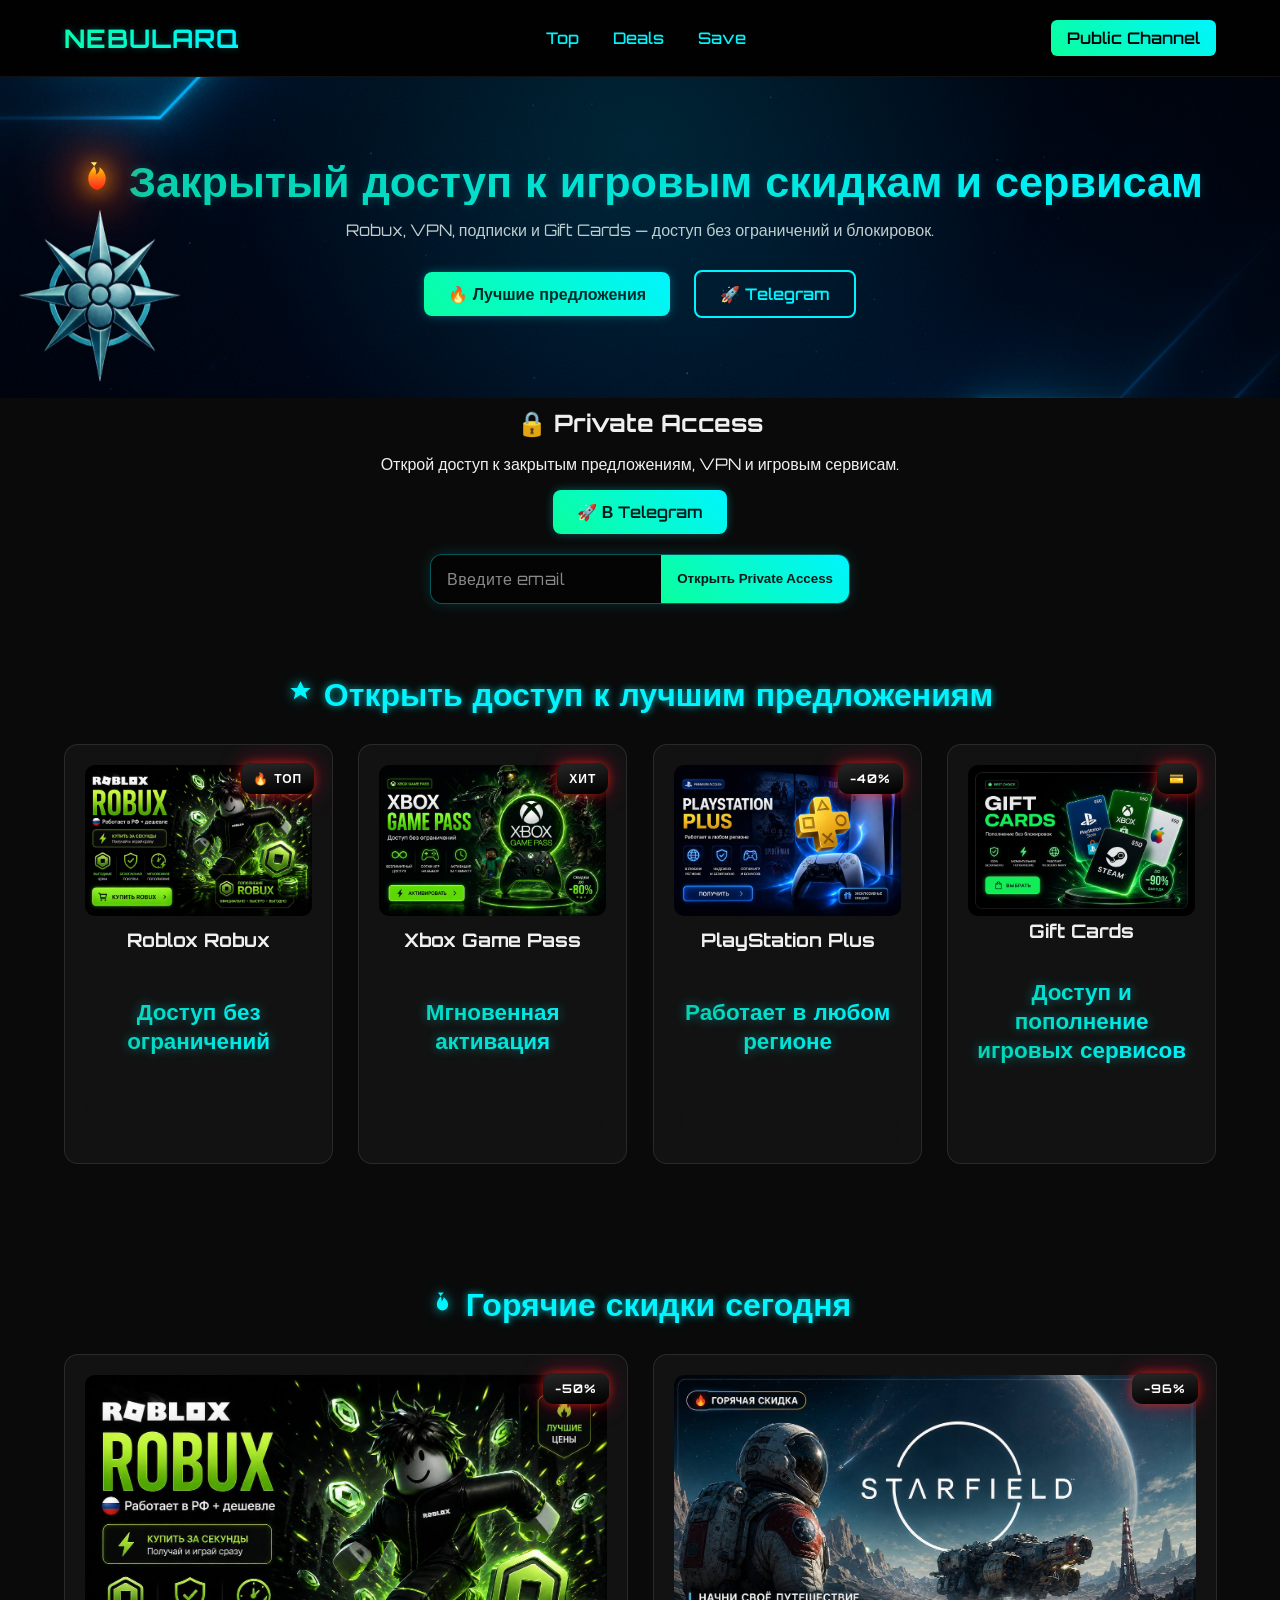
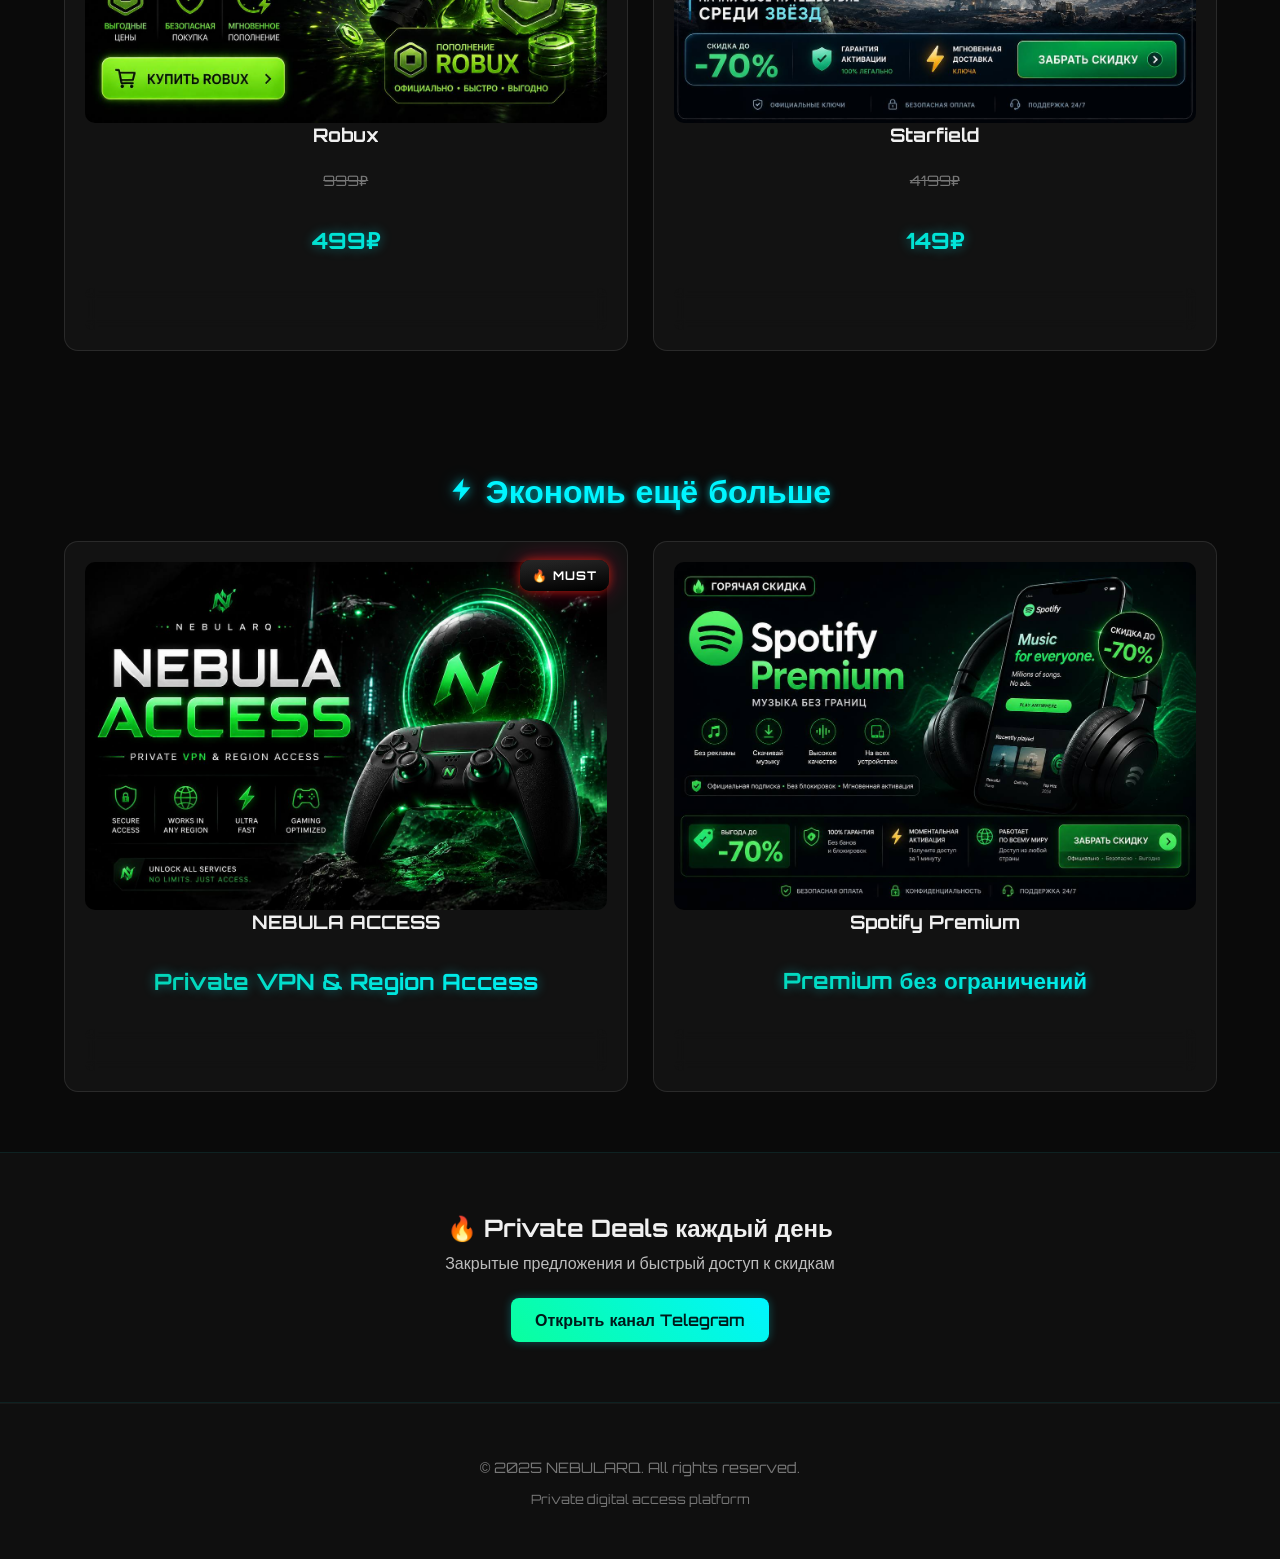
<file: index.html>
<!DOCTYPE html>
<html lang="ru">

<head>

    <meta charset="UTF-8">

    <!-- ✅ ВАЖНО ДЛЯ iPHONE -->
    <meta name="viewport" content="width=device-width, initial-scale=1.0, viewport-fit=cover">

    <title>Nebularq — Игровые скидки до 90%</title>

    <meta name="description" content="Private gaming deals, Robux, VPN, subscriptions and premium access.">

    <link rel="stylesheet" href="style.css?v=7">

    <link href="https://fonts.googleapis.com/css2?family=Orbitron:wght@500;700&display=swap" rel="stylesheet">

    <link rel="icon" href="assets/favicon.png">

</head>

<body>

    <!-- =========================
         NAVBAR
    ========================== -->
    <header class="navbar">


        <div class="logo">
            NEBULARQ
        </div>

        <nav class="nav-links">

            <a href="#featured">Top</a>
            <a href="#top-deals">Deals</a>
            <a href="#save">Save</a>

        </nav>

        <a href="https://t.me/nebularq" class="telegram-btn" target="_blank" rel="noopener noreferrer">

            Public Channel

        </a>

    </header>


    <!-- =========================
         HERO
    ========================== -->
    <section class="hero">

        <div class="hero-decoration">

            <img src="assets/Futuristic_cyan_star_emblem-removebg-preview.png" alt="Nebularq decoration">

        </div>

        <h1 class="hero-title">

            <span class="fire">

                <svg viewBox="0 0 64 64" width="40" height="40" aria-hidden="true">

                    <defs>

                        <linearGradient id="fireGradient" x1="0%" y1="0%" x2="0%" y2="100%">

                            <stop offset="0%" stop-color="#fff176" />
                            <stop offset="40%" stop-color="#ff9800" />
                            <stop offset="70%" stop-color="#ff5722" />
                            <stop offset="100%" stop-color="#ff2d00" />

                        </linearGradient>

                    </defs>

                    <path
                        d="M32 2C28 10 18 16 18 28c0 10 7 18 14 18s14-8 14-18c0-8-5-14-10-18 1 6-2 10-6 12 2-8-2-14-8-20z" />

                </svg>

                <span class="sparks">

                    <span></span>
                    <span></span>
                    <span></span>

                </span>

            </span>

            <span class="title-text">
                Закрытый доступ к игровым скидкам и сервисам
            </span>

        </h1>

        <p class="hero-sub">

            Robux, VPN, подписки и Gift Cards —
            доступ без ограничений и блокировок.

        </p>

        <div class="hero-buttons">

            <a href="#featured" class="btn-primary">

                🔥 Лучшие предложения

            </a>

            <a href="https://t.me/nebularq" class="btn-secondary" target="_blank" rel="noopener noreferrer">

                🚀 Telegram

            </a>

        </div>

    </section>


    <!-- =========================
         LEAD CAPTURE
    ========================== -->
    <section class="lead-capture reveal">

        <h2>🔒 Private Access</h2>

        <p>
            Открой доступ к закрытым предложениям,
            VPN и игровым сервисам.
        </p>

        <div class="lead-buttons">

            <a href="https://t.me/nebularq" class="btn-primary track" target="_blank" rel="noopener noreferrer">

                🚀 В Telegram

            </a>

            <form id="emailForm" class="email-form">

                <div class="email-wrapper">

                    <input type="email" id="emailInput" placeholder="Введите email" autocomplete="email" required>

                    <button type="submit">
                        Открыть Private Access
                    </button>

                </div>

            </form>

        </div>

    </section>


    <!-- =========================
         FEATURED
    ========================== -->
    <section id="featured" class="deals">

        <h2 class="section-title">

            <span class="title-icon">

                <svg viewBox="0 0 24 24" width="22" height="22" aria-hidden="true">

                    <path d="M12 2L15 8H21L16.5 12L18 18L12 14L6 18L7.5 12L3 8H9L12 2Z" />

                </svg>
            </span>
            Открыть доступ к лучшим предложениям

        </h2>

        <div class="grid-cards">

            <!-- ROBUX -->
            <article class="deal-card reveal">
                <span class="gradient-border"></span>

                <img src="assets/roblox.jpg" alt="Roblox Robux">

                <span class="badge">
                    🔥 ТОП
                </span>

                <h3>Roblox Robux</h3>

                <p class="new-price">
                    Доступ без ограничений
                </p>

                <a href="/r.html?offer=roblox" class="buy-btn track">

                    Получить доступ

                </a>

            </article>


            <!-- XBOX -->
            <article class="deal-card reveal">
                <span class="gradient-border"></span>

                <img src="assets/xbox.jpg" alt="Xbox Game Pass">

                <span class="badge">
                    ХИТ
                </span>

                <h3>Xbox Game Pass</h3>

                <p class="new-price">
                    Мгновенная активация
                </p>

                <a href="/r.html?offer=xbox" class="buy-btn track">

                    Активировать

                </a>

            </article>


            <!-- PLAYSTATION -->
            <article class="deal-card reveal">
                <span class="gradient-border"></span>

                <img src="assets/ps.jpg" alt="PlayStation Plus">

                <span class="badge">
                    -40%
                </span>

                <h3>PlayStation Plus</h3>

                <p class="new-price">
                    Работает в любом регионе
                </p>

                <a href="/r.html?offer=ps" class="buy-btn track">

                    Получить

                </a>

            </article>


            <!-- GIFTCARDS -->
            <article class="deal-card reveal">
                <span class="gradient-border"></span>

                <img src="assets/giftcard.jpg" alt="Gift Cards">

                <span class="badge">
                    💳
                </span>

                <h3>Gift Cards</h3>

                <p class="new-price">
                    Доступ и пополнение игровых сервисов
                </p>

                <a href="/r.html?offer=giftcards" class="buy-btn track">

                    Выбрать

                </a>

            </article>

        </div>

    </section>


    <!-- =========================
         HOT DEALS
    ========================== -->
    <section id="top-deals" class="deals">

        <h2 class="section-title">

            <span class="title-icon">

                <svg viewBox="0 0 24 24" width="22" height="22" aria-hidden="true">

                    <path d="M13 3C11 6 7 9 7 14a5 5 0 0 0 10 0c0-3-2-5-4-7 0 2-1 3-2 4 1-3-1-5-3-8z" />

                </svg>

            </span>

            Горячие скидки сегодня

        </h2>

        <div class="grid-cards">

            <article class="deal-card reveal">
                <span class="gradient-border"></span>

                <img src="assets/roblox.jpg" alt="Robux">

                <span class="badge">
                    -50%
                </span>
                <h3>Robux</h3>

                <p class="old-price">
                    999₽
                </p>

                <p class="new-price">
                    499₽
                </p>

                <a href="/r.html?offer=roblox" class="buy-btn track">

                    Открыть предложение

                </a>

            </article>


            <article class="deal-card reveal">
                <span class="gradient-border"></span>

                <img src="assets/starfield.jpg" alt="Starfield">

                <span class="badge">
                    -96%
                </span>

                <h3>Starfield</h3>

                <p class="old-price">
                    4199₽
                </p>

                <p class="new-price">
                    149₽
                </p>

                <a href="/r.html?offer=giftcards" class="buy-btn track">

                    Получить доступ

                </a>

            </article>

        </div>

    </section>


    <!-- =========================
         SAVE MORE
    ========================== -->
    <section id="save" class="deals">

        <h2 class="section-title">

            <span class="title-icon">

                <svg viewBox="0 0 24 24" width="22" height="22" aria-hidden="true">

                    <path d="M13 2L3 14h7l-1 8 10-12h-7l1-8z" />

                </svg>

            </span>

            Экономь ещё больше

        </h2>

        <div class="grid-cards">

            <!-- VPN -->
            <article class="deal-card reveal">
                <span class="gradient-border"></span>

                <img src="assets/vpn nebula access.jpg" alt="Nebula Access VPN">

                <span class="badge">
                    🔥 MUST
                </span>

                <h3>NEBULA ACCESS</h3>

                <p class="new-price">
                    Private VPN & Region Access
                </p>

                <a href="/r.html?offer=vpn" class="buy-btn track">

                    Открыть доступ

                </a>

            </article>


            <!-- SPOTIFY -->
            <article class="deal-card reveal">
                <span class="gradient-border"></span>

                <img src="assets/spotify.jpg" alt="Spotify Premium">

                <h3>Spotify Premium</h3>

                <p class="new-price">
                    Premium без ограничений
                </p>

                <a href="/r.html?offer=spotify" class="buy-btn track">

                    Перейти

                </a>

            </article>

        </div>

    </section>


    <!-- =========================
         TELEGRAM PROMO
    ========================== -->
    <section class="telegram-promo">

        <h2>
            🔥 Private Deals каждый день
        </h2>

        <p>
            Закрытые предложения и быстрый доступ к скидкам
        </p>

        <a href="https://t.me/nebularq" class="btn-primary" target="_blank" rel="noopener noreferrer">

            Открыть канал Telegram

        </a>

    </section>


    <!-- =========================
         FLASH DEAL
    ========================== -->
    <aside class="flash-deal hidden">

        <button class="close-btn" aria-label="Закрыть">

            ×

        </button>

        <h3>⚡ ДОСТУП ОТКРЫТ</h3>

        <p>
            Private VPN Access
            для обхода ограничений
        </p>

        <a href="/r.html?offer=vpn" class="btn-primary track">

            Получить доступ

        </a>

    </aside>


    <!-- =========================
         FOOTER
    ========================== -->
    <footer class="footer">

        <p>
            © 2025 NEBULARQ.
            All rights reserved.
        </p>

        <p class="disclaimer">
            Private digital access platform
        </p>

    </footer>


    <script src="script.js?v=7"></script>

</body>

</html>
</file>
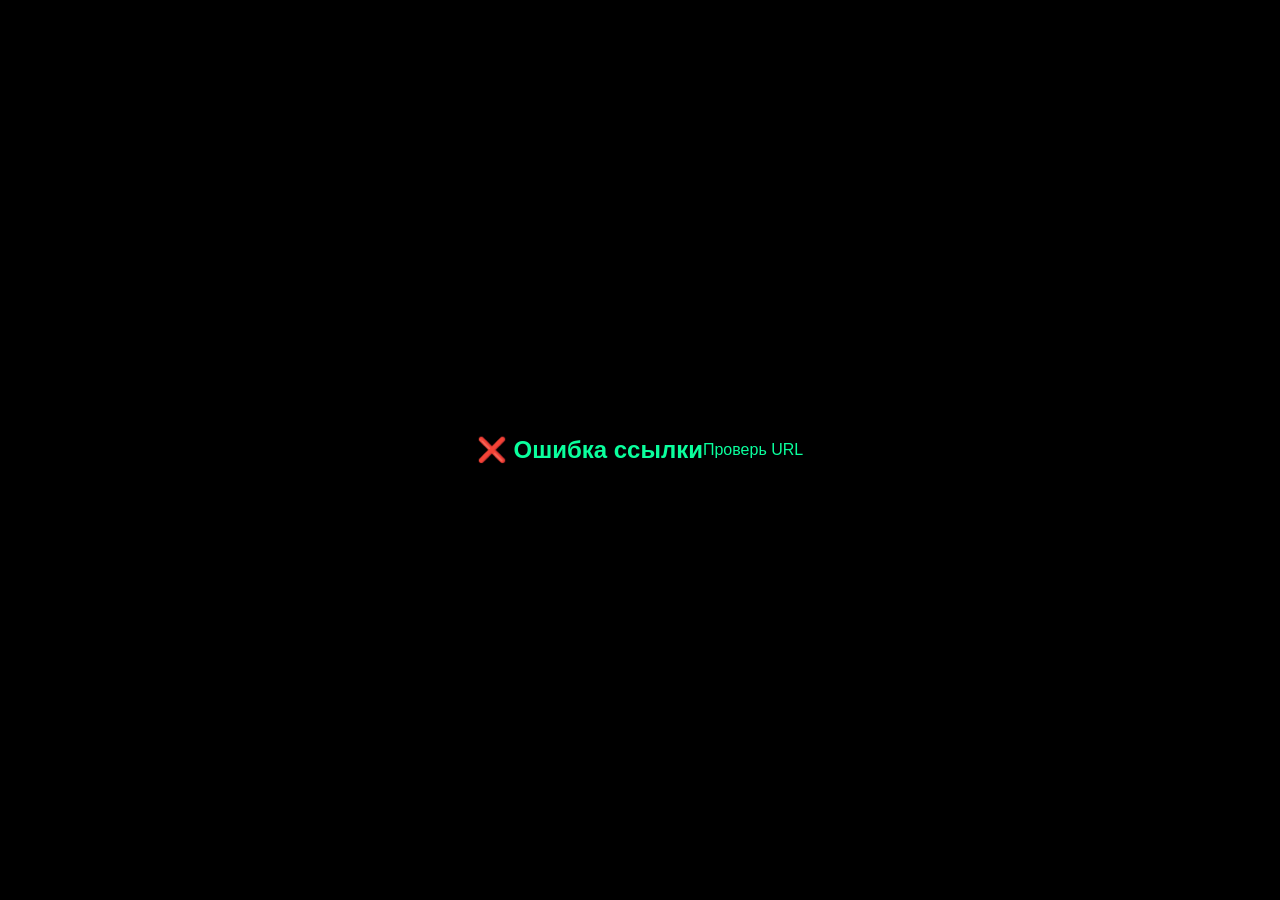
<file: r.html>
<!DOCTYPE html>
<html lang="ru">

<head>
    <meta charset="UTF-8">
    <title>Redirecting...</title>

    <meta name="viewport" content="width=device-width, initial-scale=1.0">

    <style>
        body {
            margin: 0;
            background: #000;
            color: #0aff9d;
            display: flex;
            justify-content: center;
            align-items: center;
            height: 100vh;
            font-family: Arial, sans-serif;
            text-align: center;
        }

        .box {
            animation: fade 0.6s ease;
        }

        @keyframes fade {
            from {
                opacity: 0;
                transform: translateY(10px);
            }

            to {
                opacity: 1;
                transform: translateY(0);
            }
        }

        .loader {
            margin-top: 15px;
            font-size: 14px;
            color: #aaa;
        }
    </style>
</head>

<body>

    <div class="box">
        <h2>⏳ Перенаправление...</h2>
        <div class="loader">Проверяем лучшую цену</div>
    </div>

    <script>

        // ===============================
        // 📊 ПОЛУЧАЕМ ПАРАМЕТР
        // ===============================
        const params = new URLSearchParams(window.location.search);
        const offer = params.get('offer');

        // ===============================
        // 💰 ТВОИ ПАРТНЁРСКИЕ ССЫЛКИ (ВСТАВЬ СВОИ!)
        // ===============================
        const offers = {

            roblox: "https://admitad.link/roblox",
            xbox: "https://admitad.link/xbox",
            ps: "https://admitad.link/playstation",
            giftcards: "https://admitad.link/giftcards",
            vpn: "https://admitad.link/vpn",
            temu: "https://admitad.link/temu"

        };

        // ===============================
        // 🧠 ГЕНЕРАЦИЯ SUBID (ОЧЕНЬ ВАЖНО)
        // ===============================
        function generateSubID() {
            return "nbq_" + Date.now();
        }

        // ===============================
        // 📈 ТРЕКИНГ
        // ===============================
        let stats = JSON.parse(localStorage.getItem('nebularq_redirects')) || {};
        stats[offer] = (stats[offer] || 0) + 1;
        localStorage.setItem('nebularq_redirects', JSON.stringify(stats));

        // ===============================
        // 🚀 РЕДИРЕКТ
        // ===============================
        if (offer && offers[offer]) {

            const subid = generateSubID();

            let finalUrl = offers[offer];

            // 👉 если хочешь — добавим subid в ссылку
            if (finalUrl.includes("?")) {
                finalUrl += "&subid=" + subid;
            } else {
                finalUrl += "?subid=" + subid;
            }

            console.log("🚀 Redirect →", finalUrl);

            setTimeout(() => {
                window.location.href = finalUrl;
            }, 400);

        } else {

            document.body.innerHTML = `
        <h2>❌ Ошибка ссылки</h2>
        <p>Проверь URL</p>
    `;
        }

    </script>

</body>

</html>
</file>
<file: style.css>
/* ============================================================
   🧹 REFACTORED style.css — NEBULARQ
   Версия: 7 (чистка и оптимизация)
   Сохраняет визуал 1:1, улучшает поддержку и читаемость.
   ============================================================ */

/* ============================================================
   1.  ПЕРЕМЕННЫЕ :root
   ============================================================ */
:root {
  /* Цвета */
  --color-primary: #00f5ff;
  --color-secondary: #0aff9d;
  --color-bg: #0a0a0a;
  --color-bg-light: #0f0f0f;
  --color-card: #121212;
  --color-text: #f0f0f0;
  --color-text-muted: #777;
  --color-text-light: #ccc;
  --color-white: #fff;
  --color-black: #000;

  /* Градиенты */
  --gradient-cyan: linear-gradient(90deg, #06cea3, #00f5ff);
  --gradient-green-cyan: linear-gradient(45deg, #0aff9d, #00f5ff);
  --gradient-fire: linear-gradient(120deg, #0a0a0a, #000000, #1a1a1a);

  /* Шрифты */
  --font-main: 'Orbitron', sans-serif;

  /* Отступы и размеры */
  --spacing-xs: 4px;
  --spacing-sm: 8px;
  --spacing-md: 12px;
  --spacing-lg: 20px;
  --spacing-xl: 30px;
  --spacing-xxl: 40px;
  --spacing-xxxl: 60px;
  --padding-section: 60px 5%;
  --padding-hero: 80px 5%;
  --padding-card: 20px;

  /* Радиусы */
  --radius-sm: 6px;
  --radius-md: 8px;
  --radius-lg: 12px;
  --radius-xl: 14px;
  --radius-xxl: 16px;

  /* Тени и свечения */
  --shadow-btn: 0 0 10px rgba(0, 245, 255, 0.3);
  --shadow-card: 0 12px 30px rgba(0, 0, 0, 0.75);
  --shadow-glow: 0 0 15px rgba(0, 245, 255, 0.3);
  --shadow-glow-strong: 0 0 25px rgba(0, 245, 255, 0.8);
  --shadow-badge: 0 0 10px rgba(255, 45, 0, 0.6), 0 0 25px rgba(255, 0, 85, 0.4);

  /* Transition */
  --transition: 0.25s ease;
  --transition-slow: 0.4s ease;

  /* Брейкпоинты */
  --breakpoint-tablet: 768px;
  --breakpoint-mobile: 480px;
}

/* ============================================================
   2.  БАЗОВЫЕ СТИЛИ И СБРОС
   ============================================================ */
html,
body {
  overflow-x: hidden;
  width: 100%;
  margin: 0;
  font-family: var(--font-main);
  background: var(--color-bg);
  color: var(--color-text);
}

*,
*::before,
*::after {
  box-sizing: border-box;
}

a {
  text-decoration: none;
  color: var(--color-primary);
  transition: all var(--transition);
}

a:hover {
  color: var(--color-secondary);
  text-shadow: 0 0 8px var(--color-primary);
}

h1,
h2,
h3 {
  margin: 0 0 10px;
}

/* ============================================================
   3.  НАВБАР
   ============================================================ */
.navbar {
  display: flex;
  justify-content: space-between;
  align-items: center;
  padding: 20px 5%;
  background: rgba(0, 0, 0, 0.85);
  border-bottom: 1px solid #111;
}

.logo {
  position: relative;
  font-weight: 700;
  font-size: 1.6rem;
  letter-spacing: 1px;
  background: linear-gradient(90deg, var(--color-secondary), var(--color-primary), var(--color-secondary));
  background-size: 200% auto;
  -webkit-background-clip: text;
  background-clip: text;
  -webkit-text-fill-color: transparent;
  animation: logoFlow 4s linear infinite;
  text-shadow: 0 0 6px rgba(0, 245, 255, 0.3);
  z-index: 2;
}

@keyframes logoFlow {
  0% {
    background-position: 0% center;
  }

  100% {
    background-position: 200% center;
  }
}

.nav-links a {
  margin: 0 15px;
  font-weight: 500;
}

.telegram-btn {
  padding: var(--spacing-sm) 16px;
  background: var(--gradient-green-cyan);
  border-radius: var(--radius-sm);
  color: var(--color-black);
  font-weight: 600;
  text-shadow: 0 0 4px rgba(0, 245, 255, 0.2);
  transition: all var(--transition);
}

.telegram-btn:hover {
  color: var(--color-black);
  text-shadow: 0 0 6px rgba(0, 245, 255, 0.6), 0 0 12px rgba(0, 245, 255, 0.4);
  box-shadow: 0 0 15px rgba(0, 245, 255, 0.6), 0 0 30px rgba(0, 245, 255, 0.4);
  transform: translateY(-2px) scale(1.03);
}

/* ============================================================
   4.  HERO
   ============================================================ */
.hero {
  text-align: center;
  padding: var(--padding-hero);
  background: url('assets/bg-hero.png') center/cover no-repeat;
  position: relative;
}

.hero::after {
  content: '';
  position: absolute;
  inset: 0;
  background: radial-gradient(circle at 50% 20%, rgba(0, 245, 255, 0.12), transparent 60%);
  pointer-events: none;
}

.hero-title {
  font-size: 2.7rem;
  font-weight: 700;
  line-height: 1.1;
  display: flex;
  justify-content: center;
  align-items: center;
  flex-wrap: wrap;
  animation: fadeInUp 1s ease forwards;
  text-shadow: 0 0 10px rgba(0, 245, 255, 0.2);
}

.title-text {
  background: linear-gradient(90deg, #06cea3, #00f5ff, #06cea3);
  background-size: 200% auto;
  -webkit-background-clip: text;
  background-clip: text;
  -webkit-text-fill-color: transparent;
  animation: gradientMove 4s linear infinite;
}

@keyframes gradientMove {
  0% {
    background-position: 0% center;
  }

  100% {
    background-position: 200% center;
  }
}

.hero-sub {
  margin-top: 15px;
  color: var(--color-text-light);
  animation: fadeInUp 1.4s ease forwards;
  max-width: 700px;
  margin-left: auto;
  margin-right: auto;
}

.hero-buttons {
  margin-top: var(--spacing-xl);
}

/* ------ Огонь (fire) ------ */
.fire {
  position: relative;
  display: inline-flex;
  margin-right: var(--spacing-md);
}

.fire svg {
  fill: url(#fireGradient);
  filter: drop-shadow(0 0 10px #ff9800) drop-shadow(0 0 20px #ff5722) drop-shadow(0 0 30px #ff2d00);
  animation: fireUltra 0.6s infinite ease-in-out;
  transform-origin: center;
}

@keyframes fireUltra {
  0% {
    transform: scale(1) rotate(-2deg);
    filter: drop-shadow(0 0 6px #ff9800) drop-shadow(0 0 12px #ff5722) drop-shadow(0 0 18px #ff2d00);
  }

  50% {
    transform: scale(1.25) rotate(2deg);
    filter: drop-shadow(0 0 15px #ff9800) drop-shadow(0 0 25px #ff5722) drop-shadow(0 0 40px #ff2d00);
  }

  100% {
    transform: scale(1.05) rotate(0deg);
    filter: drop-shadow(0 0 8px #ff9800) drop-shadow(0 0 16px #ff5722) drop-shadow(0 0 22px #ff2d00);
  }
}

/* Искры */
.sparks {
  position: absolute;
  top: -5px;
  left: 10px;
  pointer-events: none;
}

.sparks span {
  position: absolute;
  width: 4px;
  height: 4px;
  background: #ffcc00;
  border-radius: 50%;
  opacity: 0;
  animation: sparkFly 1.2s infinite;
  filter: drop-shadow(0 0 4px #ffcc00);
}

.sparks span:nth-child(1) {
  left: 0;
  animation-delay: 0s;
}

.sparks span:nth-child(2) {
  left: 8px;
  animation-delay: 0.3s;
}

.sparks span:nth-child(3) {
  left: 4px;
  animation-delay: 0.6s;
}

@keyframes sparkFly {
  0% {
    transform: translateY(0) scale(1);
    opacity: 1;
  }

  40% {
    transform: translateY(-12px) scale(1.3);
    opacity: 1;
  }

  100% {
    transform: translateY(-30px) scale(0.3);
    opacity: 0;
  }
}

/* Декоративная звезда (только десктоп) */
.hero-decoration {
  position: absolute;
  left: 0;
  bottom: 0;
  width: 200px;
  height: auto;
  z-index: 1;
  pointer-events: none;
  mix-blend-mode: screen;
}

.hero-decoration img {
  width: 100%;
  height: auto;
  display: block;
  animation: starGlow 4s cubic-bezier(0.4, 0, 0.2, 1) infinite;
}

@keyframes starGlow {
  0% {
    filter: drop-shadow(0 0 2px rgba(0, 245, 255, 0.05)) drop-shadow(0 0 4px rgba(0, 245, 255, 0.05)) brightness(0.85);
  }

  6% {
    filter: drop-shadow(0 0 3px rgba(200, 240, 255, 0.12)) drop-shadow(0 0 6px rgba(200, 240, 255, 0.1)) brightness(0.92);
  }

  10% {
    filter: drop-shadow(0 0 5px rgba(220, 250, 255, 0.25)) drop-shadow(0 0 10px rgba(220, 250, 255, 0.18)) brightness(1.02);
  }

  14% {
    filter: drop-shadow(0 0 8px rgba(255, 255, 255, 0.45)) drop-shadow(0 0 14px rgba(220, 255, 255, 0.3)) brightness(1.12);
  }

  22% {
    filter: drop-shadow(0 0 12px rgba(200, 255, 255, 0.35)) drop-shadow(0 0 22px rgba(200, 255, 255, 0.25)) brightness(1.08);
  }

  50% {
    filter: drop-shadow(0 0 25px rgba(0, 245, 255, 0.7)) drop-shadow(0 0 50px rgba(10, 255, 157, 0.5)) brightness(1.1);
  }

  65% {
    filter: drop-shadow(0 0 28px rgba(0, 255, 200, 0.75)) drop-shadow(0 0 55px rgba(10, 255, 157, 0.55)) brightness(1.15);
  }

  75% {
    filter: drop-shadow(0 0 30px rgba(10, 255, 157, 0.9)) drop-shadow(0 0 60px rgba(10, 255, 157, 0.6)) brightness(1.2);
  }

  88% {
    filter: drop-shadow(0 0 10px rgba(0, 245, 255, 0.2)) drop-shadow(0 0 18px rgba(0, 245, 255, 0.15)) brightness(0.95);
  }

  100% {
    filter: drop-shadow(0 0 2px rgba(0, 245, 255, 0.05)) drop-shadow(0 0 4px rgba(0, 245, 255, 0.05)) brightness(0.85);
  }
}

/* ============================================================
   5.  КНОПКИ (общие и модификаторы)
   ============================================================ */
.btn-primary,
.btn-secondary {
  display: inline-flex;
  align-items: center;
  justify-content: center;
  padding: var(--spacing-md) 24px;
  margin: 0 10px;
  border-radius: var(--radius-md);
  font-weight: 600;
}

.btn-primary {
  position: relative;
  overflow: hidden;
  background: var(--gradient-green-cyan);
  color: #001a1a;
  border-radius: var(--radius-md);
  box-shadow: var(--shadow-btn);
  transition: all var(--transition);
  animation: subtlePulse 3s infinite;
}

@keyframes subtlePulse {
  0% {
    transform: scale(1);
  }

  50% {
    transform: scale(1.015);
  }

  100% {
    transform: scale(1);
  }
}

.btn-primary::before {
  content: "";
  position: absolute;
  top: 0;
  left: -100%;
  width: 60%;
  height: 100%;
  background: linear-gradient(120deg, transparent, rgba(255, 255, 255, 0.4), transparent);
  transform: skewX(-20deg);
  animation: shimmerMove 3s infinite;
}

@keyframes shimmerMove {
  0% {
    left: -100%;
  }

  100% {
    left: 150%;
  }
}

.btn-primary:hover {
  transform: translateY(-2px) scale(1.05);
  letter-spacing: 0.5px;
  box-shadow: 0 0 15px var(--color-primary), 0 0 30px rgba(0, 245, 255, 0.8), 0 0 50px rgba(10, 255, 157, 0.6);
  filter: brightness(1.15);
  color: #001a1a;
  text-shadow: 0 0 6px rgba(0, 0, 0, 0.6);
  animation: none;
}

.btn-primary:active {
  transform: scale(0.96);
  box-shadow: 0 0 5px var(--color-primary), inset 0 0 10px rgba(0, 0, 0, 0.4);
}

.btn-secondary {
  border: 2px solid var(--color-primary);
  color: var(--color-primary);
}

/* ----- Кнопки карточек (buy-btn) ----- */
.buy-btn {
  display: inline-block;
  margin-top: var(--spacing-md);
  padding: 10px var(--spacing-lg);
  background: rgba(0, 0, 0, 0.6);
  color: var(--color-primary);
  border: 1px solid rgba(0, 245, 255, 0.5);
  border-radius: var(--radius-md);
  font-weight: 600;
  backdrop-filter: blur(6px);
  -webkit-backdrop-filter: blur(6px);
  box-shadow: 0 0 12px rgba(0, 245, 255, 0.18), 0 0 24px rgba(0, 245, 255, 0.08);
  transition: all var(--transition);
  position: relative;
  overflow: hidden;
}

.buy-btn::after {
  content: "";
  position: absolute;
  inset: 0;
  background: linear-gradient(120deg, transparent, rgba(255, 255, 255, 0.25), transparent);
  opacity: 0;
  transition: 0.4s;
}

.buy-btn:hover {
  background: var(--gradient-green-cyan);
  color: var(--color-black);
  box-shadow: 0 0 10px var(--color-primary), 0 0 20px rgba(0, 245, 255, 0.6);
}

.buy-btn:hover::after {
  opacity: 1;
  animation: shineBtn 1.2s;
}

@keyframes shineBtn {
  from {
    transform: translateX(-100%);
  }

  to {
    transform: translateX(200%);
  }
}

.buy-btn:focus {
  outline: none;
  box-shadow: 0 0 0 2px rgba(0, 245, 255, 0.4), 0 0 15px rgba(0, 245, 255, 0.6);
}

/* ============================================================
   6.  LEAD CAPTURE (форма email)
   ============================================================ */
.lead-capture {
  text-align: center;
  padding: 10px 5%;
}

.lead-buttons {
  display: flex;
  flex-direction: column;
  align-items: center;
  gap: 5px;
}

.email-form {
  width: 100%;
  margin-top: 15px;

  display: flex;
  justify-content: center;
}

.email-wrapper {
  display: flex;
  background: rgba(0, 0, 0, 0.55);
  border: 1px solid rgba(0, 245, 255, 0.35);
  border-radius: var(--radius-lg);
  overflow: hidden;
  backdrop-filter: blur(12px);
  -webkit-backdrop-filter: blur(12px);
  width: 420px;
  max-width: 100%;
  margin: 0;
  box-shadow: 0 0 15px rgba(0, 245, 255, 0.15), inset 0 0 10px rgba(0, 0, 0, 0.4);
  transition: border-color var(--transition), box-shadow var(--transition);
}

.email-wrapper:hover {
  border-color: rgba(0, 245, 255, 0.6);
}

.email-wrapper:focus-within {
  border-color: rgba(0, 245, 255, 0.8);
  box-shadow: 0 0 20px rgba(0, 245, 255, 0.4), 0 0 40px rgba(10, 255, 157, 0.2);
}

.email-wrapper input {
  flex: 1;
  min-width: 0;
  padding: 14px 16px;
  border: none;
  outline: none;
  background: transparent;
  color: var(--color-white);
  font-family: var(--font-main);
  font-size: 16px;
}

.email-wrapper input::placeholder {
  color: #888;
  letter-spacing: 0.5px;
}

.email-wrapper button {
  flex-shrink: 0;
  padding: 0 16px;
  white-space: nowrap;
  background: var(--gradient-green-cyan);
  border: none;
  color: #001a1a;
  font-weight: 700;
  cursor: pointer;
  transition: all var(--transition);
}

.email-wrapper button:hover {
  filter: brightness(1.2);
  box-shadow: 0 0 10px rgba(0, 245, 255, 0.6), 0 0 25px rgba(10, 255, 157, 0.4);
}

/* ============================================================
   7.  СЕКЦИИ С ДЕАЛАМИ (Deals, Featured, Top Deals, Save)
   ============================================================ */
.deals {
  padding: var(--padding-section);
}

#featured,
#save,
#top-deals {
  scroll-margin-top: 100px;
}

.section-title {
  display: flex;
  align-items: center;
  justify-content: center;
  gap: 10px;
  font-size: 2rem;
  color: var(--color-primary);
  text-shadow: 0 0 6px rgba(0, 245, 255, 0.5), 0 0 12px rgba(0, 245, 255, 0.3);
  margin-bottom: var(--spacing-xl);
}

.title-icon svg {
  width: 27px;
  height: 27px;
  fill: var(--color-primary);
  filter: drop-shadow(0 0 4px rgba(0, 245, 255, 0.5)) drop-shadow(0 0 8px rgba(0, 245, 255, 0.3));
  transition: filter var(--transition);
}

.section-title:hover .title-icon svg {
  filter: drop-shadow(0 0 8px rgba(0, 245, 255, 0.9)) drop-shadow(0 0 16px rgba(0, 245, 255, 0.6));
}

.grid-cards {
  display: grid;
  grid-template-columns: repeat(auto-fit, minmax(260px, 1fr));
  gap: 25px;
  align-items: stretch;
}

/* Карточка */
.deal-card {
  background: var(--color-card);
  padding: var(--padding-card);
  border-radius: var(--radius-xl);
  text-align: center;
  position: relative;
  border: 1px solid rgba(255, 255, 255, 0.1);
  backdrop-filter: blur(12px);
  -webkit-backdrop-filter: blur(12px);
  overflow: hidden;
  display: flex;
  flex-direction: column;
  justify-content: space-between;
  min-height: 420px;
  transition: transform var(--transition-slow), box-shadow var(--transition-slow), filter var(--transition-slow);
  transform-style: preserve-3d;
  perspective: 1000px;
  box-shadow: 0 0 0 rgba(0, 0, 0, 0);
  will-change: transform;
}

.deal-card::before {
  content: '';
  position: absolute;
  top: -2px;
  left: -2px;
  right: -2px;
  bottom: -2px;
  border-radius: var(--radius-xxl);
  background: linear-gradient(135deg, var(--color-primary),
      #55efc4 0%,
      #33d9b2 25%,
      #00cec9 50%,
      #10ac84 75%,
      #55efc4 100%, var(--color-secondary), var(--color-primary));
  opacity: 0;
  filter: blur(18px);
  transition: opacity var(--transition-slow), filter var(--transition-slow);
  z-index: 0;
  pointer-events: none;
}

/*  0, 245, 255, 0.4 - ОТВЕЧАЕТ ЗА СВЕЧЕНИЕ КАРТ -0.4*/
.deal-card::after {
  content: '';
  position: absolute;
  top: -50%;
  left: -50%;
  width: 200%;
  height: 200%;
  background: radial-gradient(circle, rgba(0, 245, 255, 0.6), transparent 45%);
  opacity: 0;
  transition: opacity var(--transition-slow);
}

.deal-card>* {
  position: relative;
  z-index: 2;
}

.deal-card img {
  width: 100%;
  border-radius: 10px;
  transition: transform var(--transition-slow), filter var(--transition-slow);
}

.deal-card:hover {
  transform: translateY(-10px) scale(1.02);
  box-shadow:
    0 12px 30px rgba(0, 0, 0, 0.75),
    0 0 2px rgba(26, 188, 156, 0.9),
    0 0 10px rgba(26, 188, 156, 0.9),
    0 0 22px rgba(0, 206, 201, .95),
    0 0 48px rgba(26, 188, 156, 0.9),
    inset 0 0 40px rgba(16, 172, 132, 0.8),
    inset 0 0 60px rgba(0, 184, 148, 0.9);
}


/* Динамический градиентный край (управляется через JS) */
.deal-card .gradient-border {
  position: absolute;
  inset: -2px;
  border-radius: var(--radius-xxl);
  padding: 2px;
  background: conic-gradient(from var(--gradient-angle, 0deg),
      var(--color-primary),
      var(--color-secondary),
      var(--color-primary),
      var(--color-secondary),
      var(--color-primary));
  -webkit-mask:
    linear-gradient(#fff 0 0) content-box,
    linear-gradient(#fff 0 0);
  mask:
    linear-gradient(#fff 0 0) content-box,
    linear-gradient(#fff 0 0);
  -webkit-mask-composite: xor;
  mask-composite: exclude;
  pointer-events: none;
  opacity: 0;
  transition: opacity 0.4s ease;
  z-index: 1;
}

.deal-card:hover .gradient-border {
  opacity: 1;
}

.deal-card:hover::before {
  opacity: 0.55;
  filter: blur(18px);
}

.deal-card:hover::after {
  opacity: 1;
}

.deal-card:hover img {
  transform: scale(1.05);
  filter: brightness(1.1);
}

.deal-card:active {
  transform: scale(0.97);
}

.deal-card .old-price {
  text-decoration: line-through;
  color: var(--color-text-muted);
  font-size: 0.9rem;
}

.deal-card .new-price {
  font-size: 1.4rem;
  font-weight: 700;
  background: var(--gradient-cyan);
  -webkit-background-clip: text;
  background-clip: text;
  -webkit-text-fill-color: transparent;
  text-shadow: 0 0 12px rgba(0, 245, 255, 0.4);
  transition: text-shadow var(--transition);
}

.deal-card:hover .new-price {
  text-shadow: 0 0 20px var(--color-primary), 0 0 40px rgba(29, 212, 62, 0.6);
}

/* Бейдж */
.badge {
  position: absolute;
  top: 18px;
  right: 18px;
  padding: var(--spacing-sm) var(--spacing-md);
  border-radius: 10px;
  font-size: 0.75rem;
  font-weight: 700;
  letter-spacing: 1px;
  color: var(--color-white);
  background: var(--gradient-fire);
  background-size: 200% auto;
  box-shadow: var(--shadow-badge);
  animation: badgeFlow 3s linear infinite, badgePulse 2s ease-in-out infinite;
  transition: all var(--transition);
  overflow: hidden;
  z-index: 10;
}

.badge::before {
  content: "";
  position: absolute;
  top: 0;
  left: -100%;
  width: 60%;
  height: 100%;
  background: linear-gradient(120deg, transparent, rgba(255, 255, 255, 0.5), transparent);
  transform: skewX(-20deg);
  animation: badgeShine 2.5s infinite;
}

.badge::after {
  content: '';
  position: absolute;
  inset: 0;
  border-radius: 8px;
  background: linear-gradient(rgba(255, 255, 255, 0.3), transparent);
  opacity: 0.4;
}

.deal-card:hover .badge {
  transform: scale(1.15);
  box-shadow: 0 0 25px rgba(255, 45, 0, 1), 0 0 50px rgba(255, 0, 85, 0.8), 0 0 80px rgba(255, 45, 0, 0.6);
}

@keyframes badgeFlow {
  0% {
    background-position: 0% center;
  }

  100% {
    background-position: 200% center;
  }
}

@keyframes badgePulse {
  0% {
    box-shadow: 0 0 8px rgba(255, 45, 0, 0.5), 0 0 15px rgba(255, 0, 85, 0.3);
  }

  50% {
    box-shadow: 0 0 20px rgba(255, 45, 0, 0.9), 0 0 40px rgba(255, 0, 85, 0.6), 0 0 60px rgba(255, 45, 0, 0.4);
  }

  100% {
    box-shadow: 0 0 8px rgba(255, 45, 0, 0.5), 0 0 15px rgba(255, 0, 85, 0.3);
  }
}

@keyframes badgeShine {
  0% {
    left: -100%;
  }

  100% {
    left: 150%;
  }
}

/* ============================================================
   8.  TELEGRAM PROMO
   ============================================================ */
.telegram-promo {
  padding: var(--padding-section);
  text-align: center;
  background: var(--color-bg-light);
  border-top: 1px solid rgba(0, 245, 255, 0.08);
  border-bottom: 1px solid rgba(0, 245, 255, 0.08);
}

.telegram-promo p {
  color: #bdbdbd;
  margin: 10px 0 25px;
}

/* ============================================================
   9.  FLASH DEAL (виджет)
   ============================================================ */
.flash-deal {
  position: fixed;
  bottom: 30px;
  right: 30px;
  width: 280px;
  max-width: calc(100vw - 30px);
  background: #1a1a1a;
  padding: var(--spacing-lg);
  border-radius: var(--radius-lg);
  box-shadow: 0 0 15px rgba(0, 245, 255, 0.25), 0 0 40px rgba(10, 255, 157, 0.15);
  text-align: center;
  z-index: 1000;
  border: 1px solid rgba(0, 245, 255, 0.2);
  backdrop-filter: blur(12px);
  -webkit-backdrop-filter: blur(12px);
  box-sizing: border-box;
}

.flash-deal h3 {
  text-shadow: 0 0 10px rgba(0, 245, 255, 0.5);
}

.flash-deal p {
  margin: 10px 0 15px;
}

.flash-deal .btn-primary {
  width: 100%;
  box-sizing: border-box;
  margin: 0;
}

.flash-deal.hidden {
  display: none;
}

.close-btn {
  position: absolute;
  top: 5px;
  right: 10px;
  background: none;
  border: none;
  color: #888;
  font-size: 24px;
  cursor: pointer;
  line-height: 1;
  padding: 0;
  width: 20px;
  height: 20px;
  display: flex;
  align-items: center;
  justify-content: center;
  transition: color var(--transition);
}

.close-btn:hover {
  color: #ff0055;
}

/* ============================================================
   10. FOOTER
   ============================================================ */
.footer {
  text-align: center;
  padding: var(--spacing-xxl) 5%;
  background: var(--color-bg-light);
  font-size: 0.9rem;
  color: var(--color-text-muted);
  border-top: 1px solid rgba(255, 255, 255, 0.04);
}

.footer a {
  color: var(--color-primary);
}

.footer .disclaimer {
  margin-top: 10px;
  font-size: 0.8rem;
}

/* ============================================================
   11. SCROLL REVEAL
   ============================================================ */
.reveal {
  opacity: 0;
  transform: translateY(40px) scale(0.95);
  filter: blur(10px);
  transition: opacity 0.8s ease, transform 0.8s ease, filter 0.8s ease;
}

.reveal:nth-child(1) {
  transition-delay: 0.1s;
}

.reveal:nth-child(2) {
  transition-delay: 0.2s;
}

.reveal:nth-child(3) {
  transition-delay: 0.3s;
}

.reveal:nth-child(4) {
  transition-delay: 0.4s;
}

.reveal:nth-child(5) {
  transition-delay: 0.5s;
}

.reveal.active {
  opacity: 1;
  transform: translateY(0) scale(1);
  filter: blur(0);
}

/* ============================================================
   12. ОБЩИЕ АНИМАЦИИ (fadeInUp)
   ============================================================ */
@keyframes fadeInUp {
  from {
    opacity: 0;
    transform: translateY(20px);
  }

  to {
    opacity: 1;
    transform: translateY(0);
  }
}

/* ============================================================
   13. МЕДИА-ЗАПРОСЫ (все сгруппированы здесь)
   ============================================================ */

/* ----- Таблетки и меньше (≤ 768px) ----- */
@media (max-width: 768px) {
  .navbar {
    flex-direction: column;
    align-items: center;
    position: relative;
    overflow: hidden;
  }

  .navbar::before {
    content: '';
    position: absolute;
    left: -180px;
    top: 0;
    width: 100%;
    height: 100%;
    background: url('assets/Futuristic_cyan_star_emblem-removebg-preview.png?v=2') center/contain no-repeat;
    background-size: auto 99%;
    z-index: 3;
    opacity: 1;
    filter: drop-shadow(0 0 10px rgba(0, 245, 255, 0.1)) drop-shadow(0 0 15px rgba(0, 245, 255, 0.2)) drop-shadow(0 0 35px rgba(10, 255, 157, 0.1));
    animation: starFloat 6s ease-in-out infinite;
    will-change: transform, filter;
    pointer-events: none;
  }

  @keyframes starFloat {
    0% {
      transform: translateY(0px) rotate(0deg);
    }

    50% {
      transform: translateY(-5px) rotate(1deg);
    }

    100% {
      transform: translateY(0px) rotate(0deg);
    }
  }

  .logo,
  .nav-links,
  .telegram-btn {
    position: relative;
    z-index: 2;
  }

  .nav-links {
    display: flex;
    flex-direction: row;
    justify-content: center;
    flex-wrap: wrap;
    gap: 32px;
    margin-top: var(--spacing-md);
    margin-bottom: 18px;
  }

  .nav-links a {
    margin: 0;
  }

  .telegram-btn {
    width: 100%;
    max-width: none;
    text-align: center;
    display: flex;
    justify-content: center;
    align-items: center;
    margin-left: auto;
    margin-right: auto;
  }

  .hero {
    padding: 60px 5%;
  }

  .hero-title {
    font-size: 2rem;
    line-height: 1.2;
  }

  .hero-decoration {
    display: none;
  }

  .hero-buttons {
    display: flex;
    flex-direction: column;
    gap: 15px;
    align-items: center;
  }

  .btn-primary,
  .btn-secondary {
    width: 100%;
    max-width: none;
    margin: 0;
  }

  .deals {
    padding: 45px 5%;
  }

  .deal-card {
    min-height: auto;
  }

   .flash-deal {
    bottom: 15px;
    right: 15px;
    left: auto;
    width: 60%;
    max-width: 420px;
  }

  .section-title {
    flex-direction: column;
    gap: 10px;
    text-align: center;
  }

  .title-icon svg {
    width: 32px;
    height: 32px;
  }


  .email-wrapper {
    display: flex;
    flex-direction: column;

    width: 94%;
    max-width: none;
    margin: 0;
  }

  .email-wrapper input,
  .email-wrapper button {
    width: 100%;
  }

  .email-wrapper button {
    padding: 14px;


  }


  .deal-card:hover {
    transform: none;
  }

  .buy-btn:active {
    transform: scale(0.95);
  }
}

/* ----- Мобильные телефоны (≤ 480px) ----- */
@media (max-width: 480px) {
  .hero-title {
    font-size: 1.6rem;
  }

  .deals h2 {
    font-size: 1.5rem;
  }

  .deal-card {
    padding: 16px;
  }

  .email-wrapper {
    width: calc(100% - 12px);
    max-width: 308px;
    margin: 0 auto;
    position: relative;
    left: -6px;
  }

  .navbar::before {

    left: -38px;
    width: 156px;
    height: 156px;

    background-size: contain;
  }

  .lead-buttons .btn-primary,
  .lead-buttons .btn-secondary {
    max-width: 320px;
    width: 100%;
    margin-left: auto;
    margin-right: auto;
  }

   .flash-deal {
    bottom: 15px;
    right: 15px;
    left: 15px;
    width: auto;
  }

  .buy-btn {
    width: 100%;
    box-sizing: border-box;
    text-align: center;
  }

}
</file>
